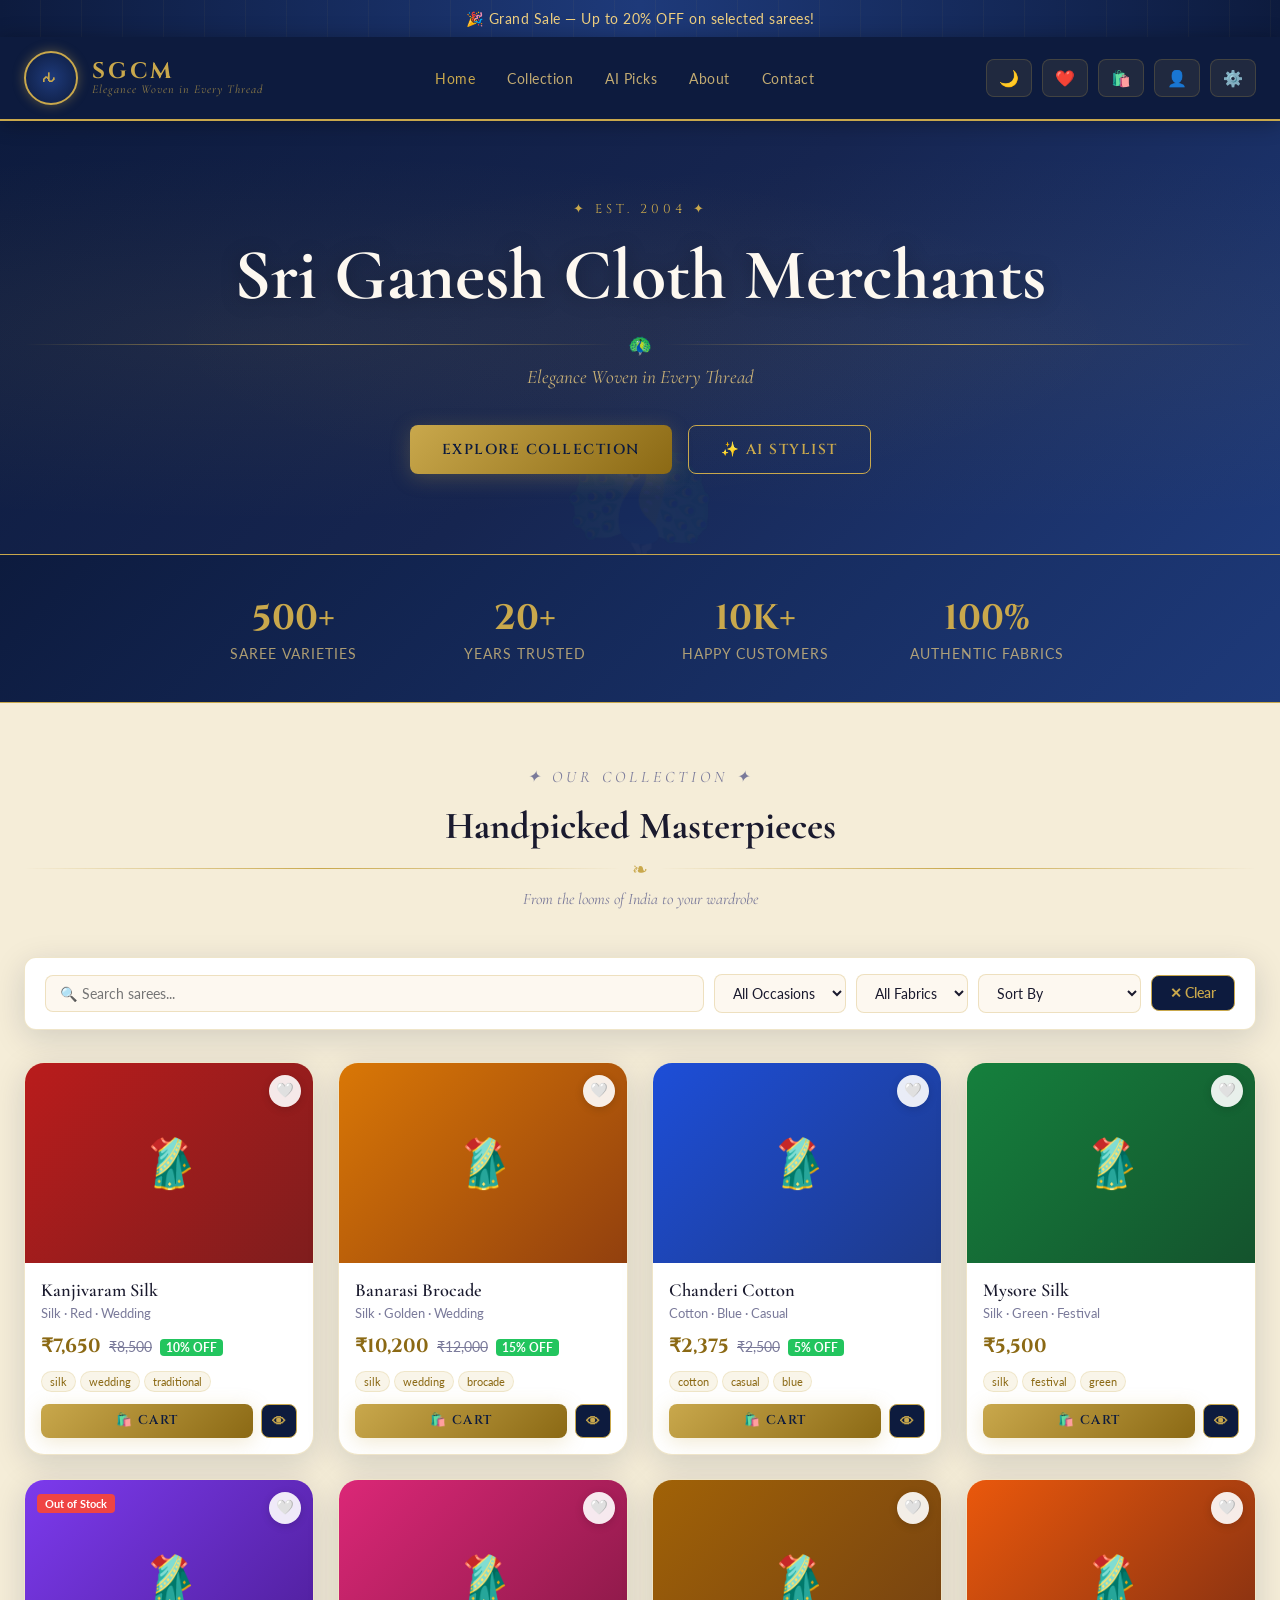
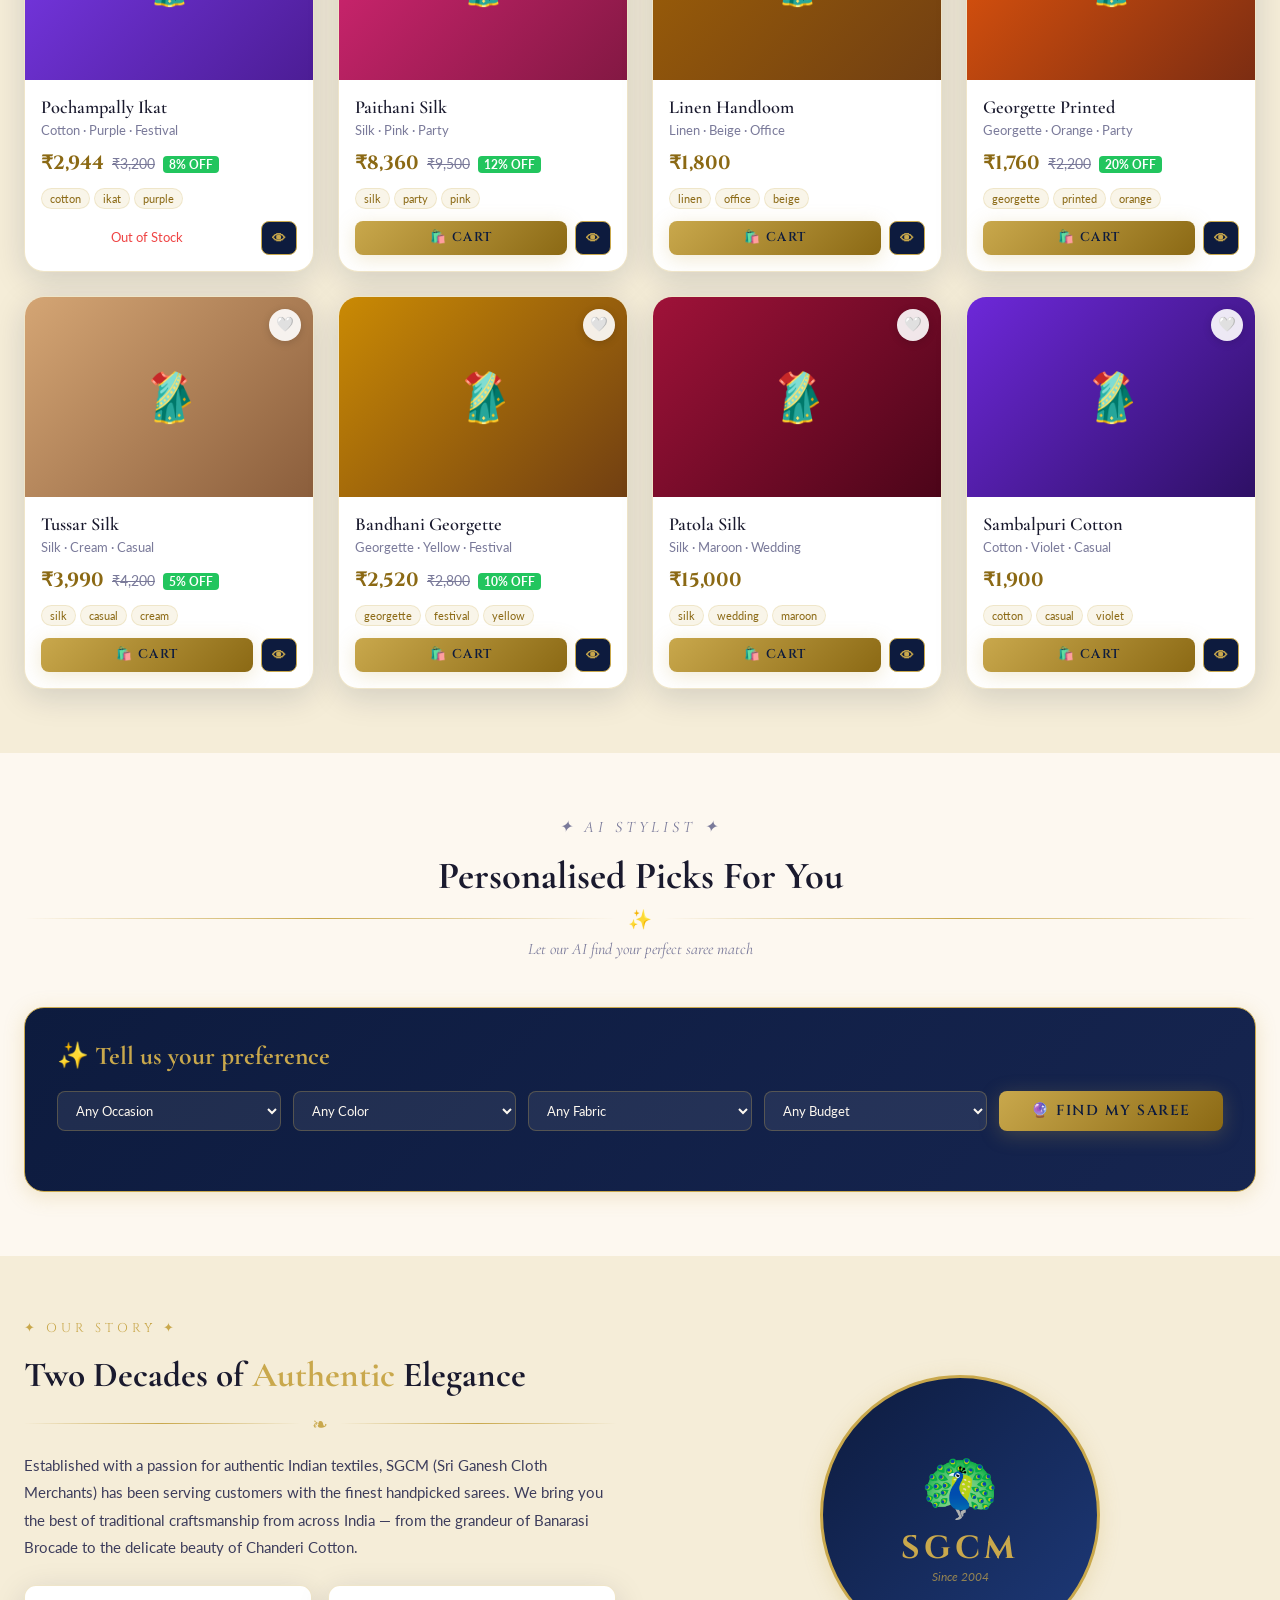
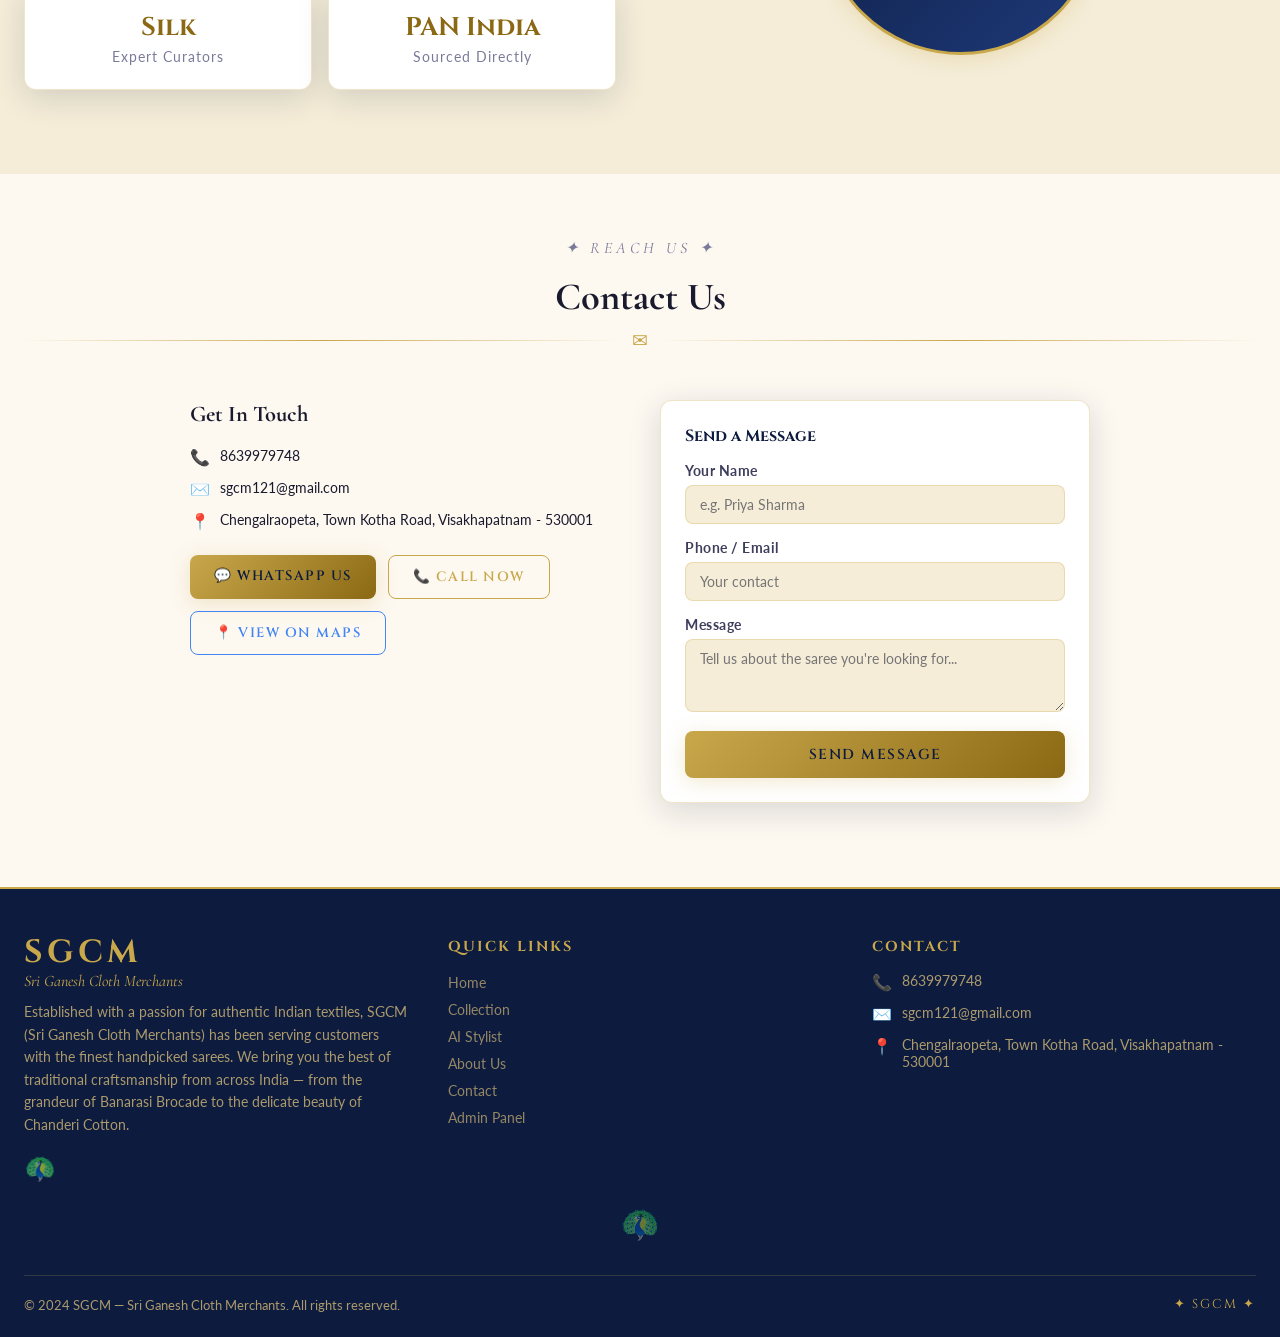
<file: index.html>
<!DOCTYPE html>
<html lang="en" data-theme="light">
<head>
  <meta charset="UTF-8" />
  <meta name="viewport" content="width=device-width, initial-scale=1.0" />
  <title>SGCM — Sri Ganesh Cloth Merchants | Premium Sarees</title>
  <meta name="description" content="SGCM — Sri Ganesh Cloth Merchants. Discover premium Indian sarees — Kanjivaram, Banarasi, Paithani and more. Elegance woven in every thread." />
  <link rel="stylesheet" href="styles.css" />
</head>
<body>

<!-- BANNER -->
<div id="banner">
  <span id="banner-text">🎉 Grand Sale — Up to 20% OFF on selected sarees!</span>
</div>

<!-- HEADER -->
<header>
  <div class="nav-inner">
    <a class="logo-wrap" href="index.html" id="logo-link">
      <div class="logo-emblem" id="logo-emblem">
        <span class="logo-emblem-text">𑀲</span>
      </div>
      <div class="logo-text-wrap">
        <span class="logo-name" id="nav-shop-name">SGCM</span>
        <span class="logo-tagline" id="nav-tagline">Elegance Woven in Every Thread</span>
      </div>
    </a>
    <nav>
      <a href="index.html" class="active" id="nav-home">Home</a>
      <a href="#collection" id="nav-collection">Collection</a>
      <a href="#ai-section" id="nav-ai">AI Picks</a>
      <a href="#about" id="nav-about">About</a>
      <a href="#contact" id="nav-contact-link">Contact</a>
    </nav>
    <div class="nav-actions">
      <button class="icon-btn" id="theme-toggle" title="Toggle Theme">🌙</button>
      <button class="icon-btn" id="fav-btn" title="Favourites">❤️ <span class="badge hidden" id="fav-badge">0</span></button>
      <button class="icon-btn" id="cart-btn" title="Cart">🛍️ <span class="badge hidden" id="cart-badge">0</span></button>
      <button class="icon-btn" id="user-btn" title="Account">👤</button>
      <a href="admin.html" class="icon-btn" id="admin-link" style="text-decoration:none">⚙️</a>
    </div>
  </div>
</header>

<!-- HERO -->
<section class="hero" id="hero">
  <div class="peacock-bg">🦚</div>
  <div style="position:relative;z-index:1">
    <p class="hero-eyebrow">✦ Est. 2004 ✦</p>
    <h1 id="hero-title">Sri Ganesh <span>Cloth Merchants</span></h1>
    <div class="ornament"><span>🦚</span></div>
    <p class="hero-sub" id="hero-tagline">Elegance Woven in Every Thread</p>
    <div class="hero-cta">
      <button class="btn-gold" onclick="document.getElementById('collection').scrollIntoView({behavior:'smooth'})">Explore Collection</button>
      <button class="btn-outline" onclick="document.getElementById('ai-section').scrollIntoView({behavior:'smooth'})">✨ AI Stylist</button>
    </div>
  </div>
</section>

<!-- STATS STRIP -->
<div class="stats-strip">
  <div class="stats-grid">
    <div class="stat-item"><span class="stat-number">500+</span><div class="stat-label">SAREE VARIETIES</div></div>
    <div class="stat-item"><span class="stat-number">20+</span><div class="stat-label">YEARS TRUSTED</div></div>
    <div class="stat-item"><span class="stat-number">10K+</span><div class="stat-label">HAPPY CUSTOMERS</div></div>
    <div class="stat-item"><span class="stat-number">100%</span><div class="stat-label">AUTHENTIC FABRICS</div></div>
  </div>
</div>

<!-- COLLECTION -->
<section id="collection" style="background:var(--cream2)">
  <div class="section-inner">
    <div class="section-heading fade-up">
      <p class="hero-eyebrow">✦ OUR COLLECTION ✦</p>
      <h2>Handpicked Masterpieces</h2>
      <div class="ornament"><span>❧</span></div>
      <p>From the looms of India to your wardrobe</p>
    </div>

    <!-- Filters -->
    <div class="filter-bar">
      <input type="text" id="search-input" placeholder="🔍 Search sarees..." />
      <select id="filter-occasion">
        <option value="">All Occasions</option>
        <option>Wedding</option><option>Festival</option>
        <option>Party</option><option>Casual</option><option>Office</option>
      </select>
      <select id="filter-fabric">
        <option value="">All Fabrics</option>
        <option>Silk</option><option>Cotton</option>
        <option>Georgette</option><option>Linen</option>
      </select>
      <select id="filter-sort">
        <option value="">Sort By</option>
        <option value="price-asc">Price: Low to High</option>
        <option value="price-desc">Price: High to Low</option>
        <option value="discount">Best Discount</option>
      </select>
      <button class="btn-sm" onclick="clearFilters()">✕ Clear</button>
    </div>

    <div class="product-grid" id="product-grid">
      <!-- Cards injected by JS -->
    </div>

    <div id="no-results" class="hidden" style="text-align:center;padding:40px;color:var(--text-light);font-family:'Cormorant Garamond',serif;font-size:1.2rem;">
      🦚 No sarees match your search. Try different filters.
    </div>
  </div>
</section>

<!-- AI STYLIST -->
<section id="ai-section">
  <div class="section-inner">
    <div class="section-heading fade-up">
      <p class="hero-eyebrow">✦ AI STYLIST ✦</p>
      <h2>Personalised Picks For You</h2>
      <div class="ornament"><span>✨</span></div>
      <p>Let our AI find your perfect saree match</p>
    </div>
    <div class="ai-panel">
      <h3>✨ Tell us your preference</h3>
      <div class="ai-form" id="ai-form">
        <select id="ai-occasion">
          <option value="">Any Occasion</option>
          <option>Wedding</option><option>Festival</option>
          <option>Party</option><option>Casual</option><option>Office</option>
        </select>
        <select id="ai-color">
          <option value="">Any Color</option>
          <option>Red</option><option>Golden</option><option>Blue</option>
          <option>Green</option><option>Pink</option><option>Purple</option>
          <option>Orange</option><option>Cream</option><option>Yellow</option><option>Maroon</option>
        </select>
        <select id="ai-fabric">
          <option value="">Any Fabric</option>
          <option>Silk</option><option>Cotton</option><option>Georgette</option><option>Linen</option>
        </select>
        <select id="ai-budget">
          <option value="">Any Budget</option>
          <option value="0-2000">Under ₹2,000</option>
          <option value="2000-5000">₹2,000 – ₹5,000</option>
          <option value="5000-10000">₹5,000 – ₹10,000</option>
          <option value="10000-99999">Above ₹10,000</option>
        </select>
        <button class="btn-gold" onclick="runAI()" style="padding:10px 24px">🔮 Find My Saree</button>
      </div>
      <div id="ai-results" class="product-grid" style="margin-top:28px;"></div>
    </div>
  </div>
</section>

<!-- ABOUT -->
<section id="about" style="background:var(--cream2)">
  <div class="section-inner" style="display:grid;grid-template-columns:1fr 1fr;gap:48px;align-items:center">
    <div class="fade-up">
      <p class="hero-eyebrow">✦ OUR STORY ✦</p>
      <h2 style="font-family:'Cormorant Garamond',serif;font-size:2.2rem;color:var(--text-dark);margin-bottom:16px;">
        Two Decades of <span class="text-gold">Authentic</span> Elegance
      </h2>
      <div class="ornament"><span>❧</span></div>
      <p style="color:var(--text-mid);line-height:1.8;margin:16px 0;font-size:0.95rem;" id="about-text">
        Established with a passion for authentic Indian textiles, SGCM has been serving customers with the finest handpicked sarees. We bring you the best of traditional craftsmanship from across India.
      </p>
      <div style="display:grid;grid-template-columns:1fr 1fr;gap:16px;margin-top:24px">
        <div class="admin-card" style="text-align:center">
          <div class="stat-number" style="font-size:1.6rem;color:var(--gold-dark)">Silk</div>
          <div class="stat-label" style="color:var(--text-light)">Expert Curators</div>
        </div>
        <div class="admin-card" style="text-align:center">
          <div class="stat-number" style="font-size:1.6rem;color:var(--gold-dark)">PAN India</div>
          <div class="stat-label" style="color:var(--text-light)">Sourced Directly</div>
        </div>
      </div>
    </div>
    <div class="fade-up" style="text-align:center">
      <div style="width:280px;height:280px;margin:0 auto;border-radius:50%;border:3px solid var(--gold);display:flex;align-items:center;justify-content:center;background:linear-gradient(135deg,var(--navy),var(--navy-light));box-shadow:var(--shadow-gold)">
        <div style="text-align:center">
          <div style="font-size:4rem">🦚</div>
          <div class="logo-name" style="font-size:2rem;letter-spacing:4px;margin-top:8px">SGCM</div>
          <div style="font-size:0.75rem;color:rgba(201,168,76,0.7);font-style:italic;margin-top:4px">Since 2004</div>
        </div>
      </div>
    </div>
  </div>
</section>

<!-- CONTACT -->
<section id="contact">
  <div class="section-inner">
    <div class="section-heading">
      <p class="hero-eyebrow">✦ REACH US ✦</p>
      <h2>Contact Us</h2>
      <div class="ornament"><span>✉</span></div>
    </div>
    <div style="display:grid;grid-template-columns:1fr 1fr;gap:40px;max-width:900px;margin:0 auto">
      <div>
        <h3 style="font-family:'Cormorant Garamond',serif;font-size:1.4rem;color:var(--text-dark);margin-bottom:20px">Get In Touch</h3>
        <div class="footer-contact-item"><span>📞</span><span id="contact-phone">8639979748</span></div>
        <div class="footer-contact-item"><span>✉️</span><span id="contact-email">sgcm121@gmail.com</span></div>
        <div class="footer-contact-item"><span>📍</span><span id="contact-address">Main Market, Your City - 500001</span></div>
        <div style="margin-top:24px;display:flex;gap:12px;flex-wrap:wrap">
          <a id="whatsapp-link" href="https://wa.me/918639979748" target="_blank" class="btn-gold" style="text-decoration:none;padding:12px 24px;font-size:0.85rem">💬 WhatsApp Us</a>
          <a id="call-link" href="tel:8639979748" class="btn-outline" style="text-decoration:none;padding:12px 24px;font-size:0.85rem">📞 Call Now</a>
          <a id="maps-link" href="#" target="_blank" class="btn-outline" style="text-decoration:none;padding:12px 24px;font-size:0.85rem;border-color:#4285F4;color:#4285F4">📍 View on Maps</a>
        </div>
      </div>
      <div class="admin-card">
        <h4 style="font-family:'Cinzel',serif;color:var(--navy);margin-bottom:16px">Send a Message</h4>
        <div class="form-group"><label>Your Name</label><input type="text" placeholder="e.g. Priya Sharma" /></div>
        <div class="form-group"><label>Phone / Email</label><input type="text" placeholder="Your contact" /></div>
        <div class="form-group"><label>Message</label><textarea rows="3" placeholder="Tell us about the saree you're looking for..."></textarea></div>
        <button class="btn-gold" style="width:100%" onclick="showToast('✅ Message noted! We will contact you soon.')">Send Message</button>
      </div>
    </div>
  </div>
</section>

<!-- FOOTER -->
<footer>
  <div class="footer-inner">
    <div class="footer-brand">
      <div class="logo-name" style="font-size:2rem;letter-spacing:4px">SGCM</div>
      <div style="font-family:'Cormorant Garamond',serif;font-style:italic;color:var(--gold);margin-top:2px">Sri Ganesh Cloth Merchants</div>
      <p id="footer-about">Bringing the finest handpicked sarees from across India. Tradition, elegance and authenticity — since 2004.</p>
      <div style="margin-top:16px;font-size:1.6rem">🦚</div>
    </div>
    <div class="footer-col">
      <h4>QUICK LINKS</h4>
      <ul>
        <li><a href="index.html">Home</a></li>
        <li><a href="#collection">Collection</a></li>
        <li><a href="#ai-section">AI Stylist</a></li>
        <li><a href="#about">About Us</a></li>
        <li><a href="#contact">Contact</a></li>
        <li><a href="admin.html">Admin Panel</a></li>
      </ul>
    </div>
    <div class="footer-col">
      <h4>CONTACT</h4>
      <div class="footer-contact-item"><span>📞</span><span id="footer-phone">8639979748</span></div>
      <div class="footer-contact-item"><span>✉️</span><span id="footer-email">sgcm121@gmail.com</span></div>
      <div class="footer-contact-item"><span>📍</span><span id="footer-addr">Main Market, Your City</span></div>
    </div>
  </div>
  <div class="peacock-footer">🦚</div>
  <div class="footer-bottom">
    <span>© 2024 SGCM — Sri Ganesh Cloth Merchants. All rights reserved.</span>
    <span style="color:var(--gold);font-family:'Cinzel',serif;letter-spacing:2px">✦ SGCM ✦</span>
  </div>
</footer>

<!-- CART MODAL -->
<div class="modal-overlay" id="cart-modal">
  <div class="modal" style="max-width:560px">
    <button class="modal-close" onclick="closeModal('cart-modal')">✕</button>
    <h3>🛍️ Your Cart</h3>
    <div id="cart-items"></div>
    <div class="cart-total" id="cart-total"></div>
    <div style="display:flex;gap:12px;margin-top:12px">
      <button class="btn-sm" style="flex:1" onclick="clearCartUI()">🗑️ Clear</button>
      <button class="btn-gold" style="flex:2" onclick="showToast('✅ Order placed! We will contact you shortly.')">Place Order via WhatsApp</button>
    </div>
  </div>
</div>

<!-- FAVOURITES MODAL -->
<div class="modal-overlay" id="fav-modal">
  <div class="modal" style="max-width:560px">
    <button class="modal-close" onclick="closeModal('fav-modal')">✕</button>
    <h3>❤️ Favourites</h3>
    <div id="fav-items" class="product-grid" style="margin-top:16px;grid-template-columns:1fr 1fr;"></div>
  </div>
</div>

<!-- PRODUCT DETAIL MODAL -->
<div class="modal-overlay" id="detail-modal">
  <div class="modal" style="max-width:580px">
    <button class="modal-close" onclick="closeModal('detail-modal')">✕</button>
    <div id="detail-content"></div>
  </div>
</div>

<!-- AUTH MODAL -->
<div class="modal-overlay" id="auth-modal">
  <div class="modal" style="max-width:400px">
    <button class="modal-close" onclick="closeModal('auth-modal')">✕</button>
    <div class="admin-tabs" style="margin-bottom:20px">
      <button class="admin-tab active" id="tab-btn-login" onclick="switchAuthTab('login')">Login</button>
      <button class="admin-tab" id="tab-btn-signup" onclick="switchAuthTab('signup')">Sign Up</button>
    </div>
    
    <div id="auth-login-form">
      <h3 style="text-align:center">Welcome Back</h3>
      <div class="form-group"><label>Phone Number</label><input type="text" id="login-phone" placeholder="9876543210"/></div>
      <div class="form-group"><label>Password</label><input type="password" id="login-pw" placeholder="••••••••"/></div>
      <button class="btn-gold" style="width:100%" onclick="handleLogin()">Sign In</button>
    </div>

    <div id="auth-signup-form" class="hidden">
      <h3 style="text-align:center">Create Account</h3>
      <div class="form-group"><label>Full Name</label><input type="text" id="signup-name" placeholder="Priya Sharma"/></div>
      <div class="form-group"><label>Phone Number</label><input type="text" id="signup-phone" placeholder="9876543210"/></div>
      <div class="form-group"><label>Set Password</label><input type="password" id="signup-pw" placeholder="••••••••"/></div>
      <button class="btn-gold" style="width:100%" onclick="handleSignUp()">Create Account</button>
      <p style="font-size:0.75rem;color:var(--text-light);text-align:center;margin-top:12px">A confirmation message will be sent to your phone.</p>
    </div>
  </div>
</div>

<!-- PROFILE / ORDERS MODAL -->
<div class="modal-overlay" id="profile-modal">
  <div class="modal" style="max-width:600px">
    <button class="modal-close" onclick="closeModal('profile-modal')">✕</button>
    <div style="display:flex;justify-content:space-between;align-items:center;margin-bottom:24px;border-bottom:1px solid var(--border);padding-bottom:12px">
      <h3 style="margin:0">👤 My Account</h3>
      <button class="btn-sm" style="background:#ef4444;color:white;border:none" onclick="handleLogout()">Logout</button>
    </div>
    <div id="user-info" style="margin-bottom:24px">
      <div style="font-size:1.1rem;font-weight:700;color:var(--navy)" id="user-display-name"></div>
      <div style="font-size:0.9rem;color:var(--text-light)" id="user-display-phone"></div>
    </div>
    <h4 style="font-family:'Cinzel',serif;color:var(--gold-dark);margin-bottom:16px">✦ ORDER HISTORY ✦</h4>
    <div id="order-history" style="max-height:300px;overflow-y:auto"></div>
  </div>
</div>

<!-- SMS NOTIFICATION MOCK -->
<div id="sms-mock" class="sms-notification hidden">
  <div class="sms-header">
    <div style="display:flex;align-items:center;gap:8px">
      <div style="width:24px;height:24px;background:var(--gold);border-radius:4px;display:flex;align-items:center;justify-content:center;color:var(--navy);font-weight:700">𑀲</div>
      <span>SGCM Message</span>
    </div>
    <span style="font-size:0.7rem;opacity:0.7">now</span>
  </div>
  <div class="sms-body" id="sms-msg"></div>
</div>

<!-- TOAST CONTAINER -->
<div id="toast-container"></div>

<script src="data.js"></script>
<script src="ai.js"></script>
<script src="app.js"></script>
</body>
</html>
</file>
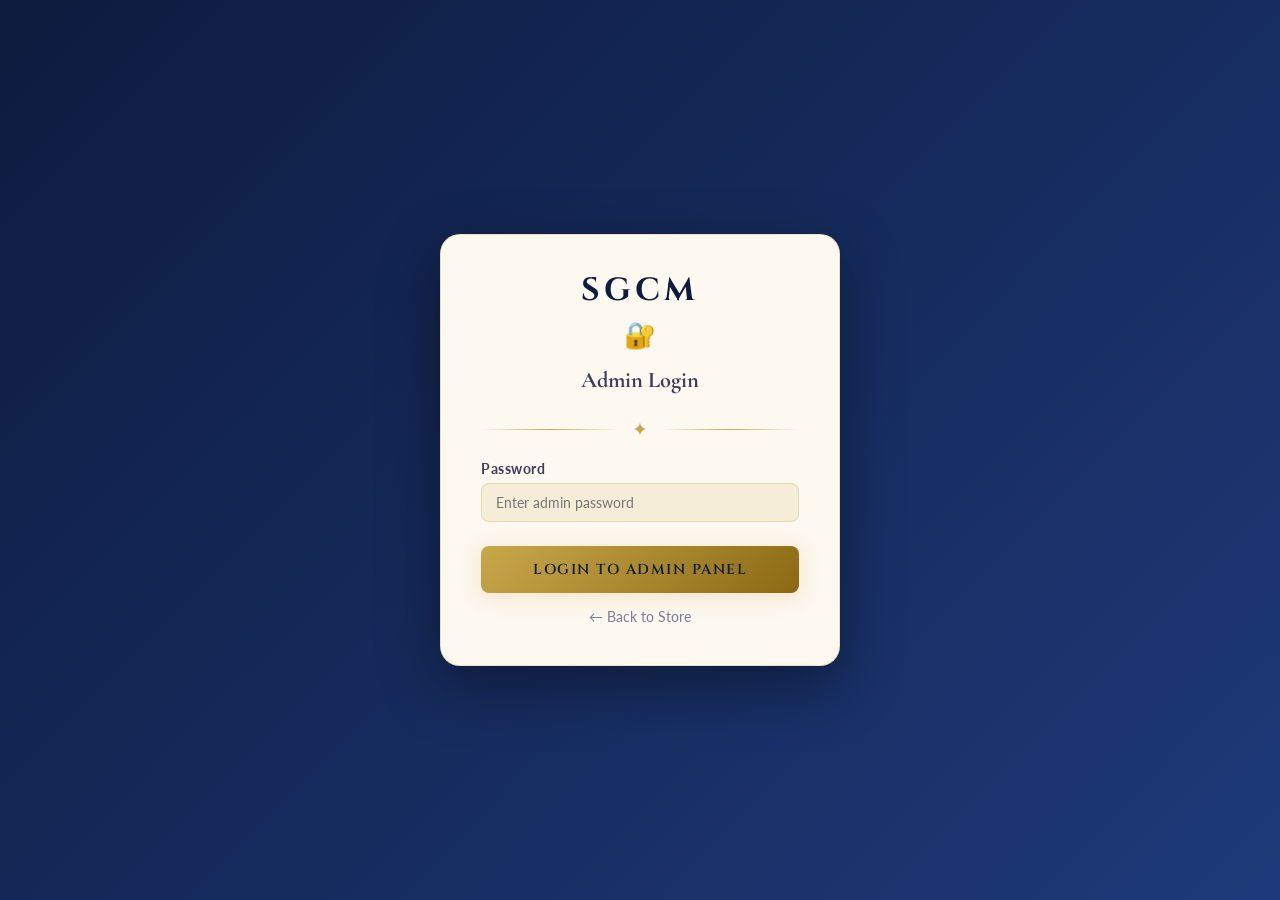
<file: admin.html>
<!DOCTYPE html>
<html lang="en" data-theme="light">
<head>
  <meta charset="UTF-8"/>
  <meta name="viewport" content="width=device-width,initial-scale=1.0"/>
  <title>Admin Panel — SGCM</title>
  <meta name="description" content="SGCM Admin Panel — Manage inventory, settings and pricing."/>
  <link rel="stylesheet" href="styles.css"/>
  <style>
    .admin-page { min-height:100vh; background:var(--cream); }
    .login-screen {
      min-height:100vh; display:flex; align-items:center; justify-content:center;
      background:linear-gradient(135deg,var(--navy) 0%,var(--navy-light) 100%);
    }
    .login-box {
      background:var(--cream); border:1px solid var(--border);
      border-radius:var(--radius-lg); padding:40px; width:100%; max-width:400px;
      box-shadow:0 20px 60px rgba(0,0,0,0.4); text-align:center;
    }
    .login-box .logo-name { font-size:2rem; letter-spacing:4px; color:var(--navy); }
    .login-box h3 { font-family:'Cormorant Garamond',serif; font-size:1.4rem; margin:16px 0 24px; color:var(--text-mid); }
    .dash-header {
      background:var(--navy); padding:16px 32px;
      display:flex; align-items:center; justify-content:space-between;
      border-bottom:2px solid var(--gold);
    }
    .dash-header .logo-name { color:var(--gold); font-size:1.4rem; letter-spacing:3px; }
    .dash-stat-grid { display:grid; grid-template-columns:repeat(auto-fit,minmax(180px,1fr)); gap:20px; margin-bottom:32px; }
    .dash-stat {
      background:var(--white); border:1px solid var(--border); border-radius:var(--radius);
      padding:22px 20px; box-shadow:var(--shadow); text-align:center;
    }
    .dash-stat-num { font-family:'Cinzel',serif; font-size:2rem; font-weight:700; color:var(--gold-dark); }
    .dash-stat-label { font-size:0.82rem; color:var(--text-light); margin-top:4px; letter-spacing:1px; }
    .dash-stat-icon { font-size:1.6rem; margin-bottom:8px; }
  </style>
</head>
<body class="admin-page">

<!-- LOGIN -->
<div id="login-screen" class="login-screen">
  <div class="login-box">
    <div class="logo-name">SGCM</div>
    <div style="font-size:1.6rem;margin:12px 0">🔐</div>
    <h3>Admin Login</h3>
    <div class="ornament"><span>✦</span></div>
    <div class="form-group" style="margin-top:20px;text-align:left">
      <label>Password</label>
      <input type="password" id="admin-pw" placeholder="Enter admin password" onkeydown="if(event.key==='Enter')doLogin()"/>
    </div>
    <button class="btn-gold" style="width:100%;margin-top:8px" onclick="doLogin()">Login to Admin Panel</button>
    <div id="login-error" style="color:#ef4444;font-size:0.85rem;margin-top:12px;display:none">❌ Incorrect password</div>
    <a href="index.html" style="display:block;margin-top:16px;color:var(--text-light);font-size:0.85rem;text-decoration:none">← Back to Store</a>
  </div>
</div>

<!-- DASHBOARD -->
<div id="dashboard" style="display:none">
  <div class="dash-header">
    <div class="logo-name">⚙️ SGCM Admin</div>
    <div style="display:flex;gap:10px;align-items:center">
      <a href="index.html" class="icon-btn" style="text-decoration:none;font-size:0.85rem">🏠 Store</a>
      <button class="icon-btn" id="theme-toggle-admin">🌙</button>
      <button class="icon-btn" onclick="logout()" style="color:#ef4444;border-color:rgba(239,68,68,0.3)">🚪 Logout</button>
    </div>
  </div>

  <div class="admin-wrap">
    <!-- STATS -->
    <div class="dash-stat-grid" id="dash-stats"></div>

    <!-- TABS -->
    <div class="admin-tabs">
      <button class="admin-tab active" onclick="switchTab('inventory')">📦 Inventory</button>
      <button class="admin-tab" onclick="switchTab('customers')">👥 Customers</button>
      <button class="admin-tab" onclick="switchTab('add')">➕ Add Saree</button>
      <button class="admin-tab" onclick="switchTab('settings')">⚙️ Settings</button>
    </div>

    <!-- INVENTORY TAB -->
    <div id="tab-inventory">
      <div class="admin-card">
        <div style="display:flex;align-items:center;justify-content:space-between;margin-bottom:16px;flex-wrap:wrap;gap:10px">
          <h3 style="font-family:'Cormorant Garamond',serif;font-size:1.4rem;color:var(--navy)">📦 Saree Inventory</h3>
          <input type="text" id="inv-search" placeholder="🔍 Search..." style="padding:8px 14px;border:1px solid var(--border);border-radius:8px;background:var(--cream);color:var(--text-dark);font-family:'Lato',sans-serif;outline:none"/>
        </div>
        <div style="overflow-x:auto">
          <table class="admin-table" id="inv-table">
            <thead>
              <tr>
                <th>#</th><th>Name</th><th>Fabric</th><th>Color</th>
                <th>Occasion</th><th>Price (₹)</th><th>Discount</th>
                <th>Stock</th><th>Actions</th>
              </tr>
            </thead>
            <tbody id="inv-tbody"></tbody>
          </table>
        </div>
      </div>
    </div>

    <!-- CUSTOMERS TAB -->
    <div id="tab-customers" style="display:none">
      <div class="admin-card">
        <h3 style="font-family:'Cormorant Garamond',serif;font-size:1.4rem;color:var(--navy);margin-bottom:16px">👥 Registered Customers</h3>
        <div style="overflow-x:auto">
          <table class="admin-table">
            <thead>
              <tr>
                <th>#</th><th>Name</th><th>Phone Number</th><th>Total Orders</th>
              </tr>
            </thead>
            <tbody id="cust-tbody"></tbody>
          </table>
        </div>
      </div>
    </div>
    <div id="tab-add" style="display:none">
      <div class="admin-card" style="max-width:700px">
        <h3 style="font-family:'Cormorant Garamond',serif;font-size:1.4rem;color:var(--navy);margin-bottom:20px">➕ Add New Saree</h3>
        <div class="form-row">
          <div class="form-group"><label>Saree Name *</label><input type="text" id="f-name" placeholder="e.g. Kanjivaram Silk"/></div>
          <div class="form-group"><label>Fabric *</label>
            <select id="f-fabric">
              <option>Silk</option><option>Cotton</option><option>Georgette</option><option>Linen</option><option>Net</option><option>Crepe</option>
            </select>
          </div>
        </div>
        <div class="form-row">
          <div class="form-group"><label>Color *</label><input type="text" id="f-color" placeholder="e.g. Red"/></div>
          <div class="form-group"><label>Occasion *</label>
            <select id="f-occasion">
              <option>Wedding</option><option>Festival</option><option>Party</option><option>Casual</option><option>Office</option>
            </select>
          </div>
        </div>
        <div class="form-row">
          <div class="form-group"><label>Price (₹) *</label><input type="number" id="f-price" placeholder="e.g. 5000" min="1"/></div>
          <div class="form-group"><label>Discount (%)</label><input type="number" id="f-discount" placeholder="0" min="0" max="90" value="0"/></div>
        </div>
        <div class="form-row">
          <div class="form-group"><label>Stock *</label><input type="number" id="f-stock" placeholder="e.g. 5" min="0"/></div>
          <div class="form-group"><label>Image URL (optional)</label><input type="text" id="f-image" placeholder="https://..."/></div>
        </div>
        <div class="form-group"><label>Tags (comma separated)</label><input type="text" id="f-tags" placeholder="silk, wedding, traditional"/></div>
        <div style="display:flex;gap:12px;margin-top:8px">
          <button class="btn-gold" style="flex:1;padding:13px" onclick="addSareeAdmin()">✅ Add Saree</button>
          <button class="btn-sm" style="flex:1;padding:13px" onclick="clearAddForm()">🗑️ Clear</button>
        </div>
      </div>
    </div>

    <!-- SETTINGS TAB -->
    <div id="tab-settings" style="display:none">
      <div class="admin-card" style="max-width:700px">
        <h3 style="font-family:'Cormorant Garamond',serif;font-size:1.4rem;color:var(--navy);margin-bottom:20px">⚙️ Store Settings</h3>
        <div class="form-row">
          <div class="form-group"><label>Shop Name</label><input type="text" id="s-shopName"/></div>
          <div class="form-group"><label>Full Name</label><input type="text" id="s-fullName"/></div>
        </div>
        <div class="form-group"><label>Tagline</label><input type="text" id="s-tagline"/></div>
        <div class="form-row">
          <div class="form-group"><label>Phone</label><input type="text" id="s-phone"/></div>
          <div class="form-group"><label>WhatsApp (with country code)</label><input type="text" id="s-whatsapp"/></div>
        </div>
        <div class="form-group"><label>Email</label><input type="text" id="s-email"/></div>
        <div class="form-group"><label>Address</label><input type="text" id="s-address"/></div>
        <div class="form-group"><label>Banner Text</label><input type="text" id="s-bannerText"/></div>
        <div class="form-group"><label>About Text</label><textarea rows="3" id="s-aboutText"></textarea></div>
        <div class="form-row">
          <div class="form-group"><label>Founded Year</label><input type="text" id="s-founded"/></div>
          <div class="form-group"><label>New Admin Password</label><input type="password" id="s-adminPassword" placeholder="Leave blank to keep current"/></div>
        </div>
        <button class="btn-gold" style="width:100%;padding:13px;margin-top:8px" onclick="saveSettingsAdmin()">💾 Save Settings</button>
      </div>
    </div>
  </div>
</div>

<!-- EDIT MODAL -->
<div class="modal-overlay" id="edit-modal">
  <div class="modal">
    <button class="modal-close" onclick="closeModal('edit-modal')">✕</button>
    <h3>✏️ Edit Saree</h3>
    <input type="hidden" id="edit-id"/>
    <div class="form-row">
      <div class="form-group"><label>Name</label><input type="text" id="e-name"/></div>
      <div class="form-group"><label>Fabric</label>
        <select id="e-fabric"><option>Silk</option><option>Cotton</option><option>Georgette</option><option>Linen</option><option>Net</option><option>Crepe</option></select>
      </div>
    </div>
    <div class="form-row">
      <div class="form-group"><label>Color</label><input type="text" id="e-color"/></div>
      <div class="form-group"><label>Occasion</label>
        <select id="e-occasion"><option>Wedding</option><option>Festival</option><option>Party</option><option>Casual</option><option>Office</option></select>
      </div>
    </div>
    <div class="form-row">
      <div class="form-group"><label>Price (₹)</label><input type="number" id="e-price" min="1"/></div>
      <div class="form-group"><label>Discount (%)</label><input type="number" id="e-discount" min="0" max="90"/></div>
    </div>
    <div class="form-row">
      <div class="form-group"><label>Stock</label><input type="number" id="e-stock" min="0"/></div>
      <div class="form-group"><label>Image URL</label><input type="text" id="e-image"/></div>
    </div>
    <div class="form-group"><label>Tags (comma separated)</label><input type="text" id="e-tags"/></div>
    <button class="btn-gold" style="width:100%;margin-top:8px;padding:12px" onclick="saveEditAdmin()">💾 Save Changes</button>
  </div>
</div>

<div id="toast-container"></div>

<script src="data.js"></script>
<script>
/* ── LOGIN ── */
function doLogin() {
  const pw = document.getElementById('admin-pw').value;
  if (DB.verifyAdmin(pw)) {
    document.getElementById('login-screen').style.display = 'none';
    document.getElementById('dashboard').style.display = 'block';
    DB.init();
    renderDash();
    loadSettingsForm();
  } else {
    document.getElementById('login-error').style.display = 'block';
    document.getElementById('admin-pw').value = '';
  }
}
function logout() {
  document.getElementById('dashboard').style.display = 'none';
  document.getElementById('login-screen').style.display = 'flex';
  document.getElementById('admin-pw').value = '';
  document.getElementById('login-error').style.display = 'none';
}

/* ── THEME ── */
document.getElementById('theme-toggle-admin').addEventListener('click', () => {
  const cur = document.documentElement.getAttribute('data-theme');
  const next = cur === 'dark' ? 'light' : 'dark';
  document.documentElement.setAttribute('data-theme', next);
  DB.saveTheme(next);
  document.getElementById('theme-toggle-admin').textContent = next === 'dark' ? '☀️' : '🌙';
});
document.documentElement.setAttribute('data-theme', DB.getTheme());
document.getElementById('theme-toggle-admin').textContent = DB.getTheme() === 'dark' ? '☀️' : '🌙';

/* ── TABS ── */
function switchTab(tab) {
  ['inventory','customers','add','settings'].forEach(t => {
    const el = document.getElementById(`tab-${t}`);
    if (el) el.style.display = t === tab ? 'block' : 'none';
  });
  document.querySelectorAll('.admin-tab').forEach((btn, i) => {
    btn.classList.toggle('active', ['inventory','customers','add','settings'][i] === tab);
  });
  if (tab === 'inventory') renderInventory();
  if (tab === 'customers') renderCustomers();
  if (tab === 'settings') loadSettingsForm();
}

/* ── DASHBOARD STATS ── */
function renderDash() {
  const sarees = DB.getSarees();
  const users = DB.getUsers();
  const totalVal = sarees.reduce((a,s) => a + s.price * s.stock, 0);
  const oos = sarees.filter(s => s.stock === 0).length;
  const s = DB.getSettings();
  document.getElementById('dash-stats').innerHTML = `
    <div class="dash-stat"><div class="dash-stat-icon">🥻</div><div class="dash-stat-num">${sarees.length}</div><div class="dash-stat-label">TOTAL SAREES</div></div>
    <div class="dash-stat"><div class="dash-stat-icon">👥</div><div class="dash-stat-num">${users.length}</div><div class="dash-stat-label">CUSTOMERS</div></div>
    <div class="dash-stat"><div class="dash-stat-icon">⚠️</div><div class="dash-stat-num">${oos}</div><div class="dash-stat-label">OUT OF STOCK</div></div>
    <div class="dash-stat"><div class="dash-stat-icon">💰</div><div class="dash-stat-num">₹${(totalVal/1000).toFixed(0)}K</div><div class="dash-stat-label">INVENTORY VALUE</div></div>
  `;
  renderInventory();
}

function renderCustomers() {
  const users = DB.getUsers();
  const orders = DB.getOrders();
  const tbody = document.getElementById('cust-tbody');
  if (!tbody) return;
  tbody.innerHTML = users.map((u, i) => {
    const userOrders = orders.filter(o => o.phone === u.phone).length;
    return `<tr>
      <td>${i+1}</td>
      <td><strong>${u.name}</strong></td>
      <td>${u.phone}</td>
      <td>${userOrders} orders</td>
    </tr>`;
  }).join('');
}

/* ── INVENTORY TABLE ── */
function renderInventory() {
  let sarees = DB.getSarees();
  const q = (document.getElementById('inv-search')?.value || '').toLowerCase();
  if (q) sarees = sarees.filter(s => s.name.toLowerCase().includes(q) || s.fabric.toLowerCase().includes(q) || s.color.toLowerCase().includes(q));
  const tbody = document.getElementById('inv-tbody');
  if (!tbody) return;
  tbody.innerHTML = sarees.map((s, i) => {
    const dp = Math.round(s.price * (1 - s.discount / 100));
    return `<tr>
      <td>${i+1}</td>
      <td><strong>${s.name}</strong></td>
      <td>${s.fabric}</td>
      <td>${s.color}</td>
      <td>${s.occasion}</td>
      <td>₹${dp.toLocaleString('en-IN')}${s.discount > 0 ? ` <small style="color:var(--text-light);text-decoration:line-through">(₹${s.price.toLocaleString('en-IN')})</small>` : ''}</td>
      <td>${s.discount}%</td>
      <td><input type="number" value="${s.stock}" min="0" style="width:60px;padding:4px 8px;border:1px solid var(--border);border-radius:6px;background:var(--cream);color:var(--text-dark)" onchange="quickStock('${s.id}',this.value)"/></td>
      <td>
        <button class="btn-sm" style="padding:5px 10px;margin-right:4px" onclick="openEdit('${s.id}')">✏️</button>
        <button class="btn-sm" style="padding:5px 10px;background:#ef4444;color:white;border-color:#ef4444" onclick="deleteSareeAdmin('${s.id}')">🗑️</button>
      </td>
    </tr>`;
  }).join('');
}
document.getElementById('inv-search')?.addEventListener('input', renderInventory);

function quickStock(id, val) {
  DB.updateSaree(id, { stock: parseInt(val) || 0 });
  renderDash();
  showToast('✅ Stock updated');
}

/* ── ADD SAREE ── */
function addSareeAdmin() {
  const name = document.getElementById('f-name').value.trim();
  const price = parseInt(document.getElementById('f-price').value);
  const stock = parseInt(document.getElementById('f-stock').value);
  if (!name || !price || isNaN(stock)) return showToast('❌ Fill required fields');
  const tags = document.getElementById('f-tags').value.split(',').map(t => t.trim()).filter(Boolean);
  DB.addSaree({
    name, price, stock,
    fabric: document.getElementById('f-fabric').value,
    color: document.getElementById('f-color').value,
    occasion: document.getElementById('f-occasion').value,
    discount: parseInt(document.getElementById('f-discount').value) || 0,
    image: document.getElementById('f-image').value.trim(),
    tags
  });
  clearAddForm();
  renderDash();
  showToast(`✅ "${name}" added successfully!`);
  switchTab('inventory');
}
function clearAddForm() {
  ['f-name','f-color','f-price','f-stock','f-image','f-tags'].forEach(id => {
    const el = document.getElementById(id);
    if (el) el.value = '';
  });
  document.getElementById('f-discount').value = '0';
}

/* ── EDIT ── */
function openEdit(id) {
  const s = DB.getSarees().find(x => x.id === id);
  if (!s) return;
  document.getElementById('edit-id').value = s.id;
  document.getElementById('e-name').value = s.name;
  document.getElementById('e-fabric').value = s.fabric;
  document.getElementById('e-color').value = s.color;
  document.getElementById('e-occasion').value = s.occasion;
  document.getElementById('e-price').value = s.price;
  document.getElementById('e-discount').value = s.discount;
  document.getElementById('e-stock').value = s.stock;
  document.getElementById('e-image').value = s.image || '';
  document.getElementById('e-tags').value = (s.tags||[]).join(', ');
  openModal('edit-modal');
}
function saveEditAdmin() {
  const id = document.getElementById('edit-id').value;
  const tags = document.getElementById('e-tags').value.split(',').map(t => t.trim()).filter(Boolean);
  DB.updateSaree(id, {
    name: document.getElementById('e-name').value,
    fabric: document.getElementById('e-fabric').value,
    color: document.getElementById('e-color').value,
    occasion: document.getElementById('e-occasion').value,
    price: parseInt(document.getElementById('e-price').value),
    discount: parseInt(document.getElementById('e-discount').value) || 0,
    stock: parseInt(document.getElementById('e-stock').value) || 0,
    image: document.getElementById('e-image').value.trim(),
    tags
  });
  closeModal('edit-modal');
  renderDash();
  showToast('✅ Saree updated!');
}

/* ── DELETE ── */
function deleteSareeAdmin(id) {
  const s = DB.getSarees().find(x => x.id === id);
  if (!s) return;
  if (!confirm(`Delete "${s.name}"? This cannot be undone.`)) return;
  DB.deleteSaree(id);
  renderDash();
  showToast(`🗑️ "${s.name}" deleted`);
}

/* ── SETTINGS ── */
function loadSettingsForm() {
  const s = DB.getSettings();
  ['shopName','fullName','tagline','phone','whatsapp','email','address','bannerText','aboutText','founded'].forEach(k => {
    const el = document.getElementById(`s-${k}`);
    if (el) el.value = s[k] || '';
  });
  document.getElementById('s-adminPassword').value = '';
}
function saveSettingsAdmin() {
  const updates = {};
  ['shopName','fullName','tagline','phone','whatsapp','email','address','bannerText','aboutText','founded'].forEach(k => {
    const el = document.getElementById(`s-${k}`);
    if (el) updates[k] = el.value.trim();
  });
  const pw = document.getElementById('s-adminPassword').value;
  if (pw) updates.adminPassword = pw;
  DB.saveSettings(updates);
  showToast('✅ Settings saved!');
}

/* ── MODAL / TOAST ── */
function openModal(id) { document.getElementById(id)?.classList.add('open'); }
function closeModal(id) { document.getElementById(id)?.classList.remove('open'); }
document.querySelectorAll('.modal-overlay').forEach(m => {
  m.addEventListener('click', e => { if (e.target === m) m.classList.remove('open'); });
});
function showToast(msg) {
  const c = document.getElementById('toast-container');
  const t = document.createElement('div');
  t.className = 'toast'; t.textContent = msg;
  c.appendChild(t);
  setTimeout(() => t.remove(), 3000);
}
</script>
</body>
</html>
</file>
<file: styles.css>
/* SGCM — Sri Ganesh Cloth Merchants | Gold & Navy Heritage Theme */
@import url('https://fonts.googleapis.com/css2?family=Cormorant+Garamond:ital,wght@0,400;0,600;0,700;1,400&family=Cinzel:wght@400;600;700&family=Lato:wght@300;400;700&display=swap');

:root {
  --gold: #C9A84C;
  --gold-light: #F0D080;
  --gold-dark: #8B6914;
  --navy: #0D1B3E;
  --navy-mid: #162550;
  --navy-light: #1E3A7A;
  --cream: #FDF8F0;
  --cream2: #F5EDD8;
  --white: #FFFFFF;
  --text-dark: #1A1A2E;
  --text-mid: #3D3D5C;
  --text-light: #7A7A9A;
  --border: rgba(201,168,76,0.3);
  --shadow: 0 8px 32px rgba(13,27,62,0.15);
  --shadow-gold: 0 4px 20px rgba(201,168,76,0.25);
  --radius: 12px;
  --radius-lg: 20px;
  --transition: all 0.3s cubic-bezier(0.4,0,0.2,1);
}

[data-theme="dark"] {
  --cream: #0D1B3E;
  --cream2: #162550;
  --white: #1E3A7A;
  --text-dark: #F0D080;
  --text-mid: #C9A84C;
  --text-light: #8B9DC3;
  --border: rgba(201,168,76,0.2);
  --shadow: 0 8px 32px rgba(0,0,0,0.4);
}

*, *::before, *::after { box-sizing: border-box; margin: 0; padding: 0; }

html { scroll-behavior: smooth; }

body {
  font-family: 'Lato', sans-serif;
  background: var(--cream);
  color: var(--text-dark);
  transition: var(--transition);
  min-height: 100vh;
}

/* ─── SCROLLBAR ─── */
::-webkit-scrollbar { width: 6px; }
::-webkit-scrollbar-track { background: var(--cream2); }
::-webkit-scrollbar-thumb { background: var(--gold); border-radius: 3px; }

/* ─── ORNAMENTAL DIVIDER ─── */
.ornament {
  display: flex; align-items: center; gap: 12px;
  color: var(--gold); font-size: 1.2rem; margin: 8px 0;
}
.ornament::before, .ornament::after {
  content: ''; flex: 1; height: 1px;
  background: linear-gradient(to right, transparent, var(--gold), transparent);
}

/* ─── BANNER ─── */
#banner {
  background: linear-gradient(90deg, var(--navy), var(--navy-light), var(--navy));
  color: var(--gold-light);
  text-align: center; padding: 10px 16px;
  font-family: 'Lato', sans-serif; font-size: 0.88rem;
  letter-spacing: 0.5px; position: relative; overflow: hidden;
}
#banner::before {
  content: ''; position: absolute; inset: 0;
  background: repeating-linear-gradient(90deg,transparent,transparent 40px,rgba(201,168,76,0.05) 40px,rgba(201,168,76,0.05) 41px);
}

/* ─── HEADER / NAV ─── */
header {
  background: var(--navy);
  border-bottom: 2px solid var(--gold);
  position: sticky; top: 0; z-index: 100;
  box-shadow: 0 2px 20px rgba(0,0,0,0.3);
}

.nav-inner {
  max-width: 1280px; margin: 0 auto;
  display: flex; align-items: center; justify-content: space-between;
  padding: 14px 24px; gap: 16px;
}

.logo-wrap { display: flex; align-items: center; gap: 14px; text-decoration: none; }
.logo-emblem {
  width: 54px; height: 54px; border-radius: 50%;
  border: 2px solid var(--gold);
  display: flex; align-items: center; justify-content: center;
  background: radial-gradient(circle, var(--navy-light), var(--navy));
  box-shadow: 0 0 12px rgba(201,168,76,0.4);
  overflow: hidden;
}
.logo-emblem img { width: 100%; height: 100%; object-fit: cover; }
.logo-emblem-text {
  font-family: 'Cinzel', serif; font-size: 1rem; font-weight: 700;
  color: var(--gold); letter-spacing: 2px;
}
.logo-text-wrap { display: flex; flex-direction: column; }
.logo-name {
  font-family: 'Cinzel', serif; font-size: 1.4rem; font-weight: 700;
  color: var(--gold); letter-spacing: 3px; line-height: 1;
}
.logo-tagline {
  font-family: 'Cormorant Garamond', serif; font-size: 0.75rem;
  color: rgba(201,168,76,0.7); font-style: italic; letter-spacing: 1px;
}

nav { display: flex; align-items: center; gap: 4px; }
nav a {
  color: rgba(240,208,128,0.8); text-decoration: none; font-size: 0.9rem;
  padding: 8px 14px; border-radius: 6px; transition: var(--transition);
  font-family: 'Lato', sans-serif; letter-spacing: 0.5px; position: relative;
}
nav a::after {
  content: ''; position: absolute; bottom: 4px; left: 50%; transform: translateX(-50%);
  width: 0; height: 1px; background: var(--gold); transition: var(--transition);
}
nav a:hover { color: var(--gold); }
nav a:hover::after { width: 60%; }
nav a.active { color: var(--gold); }

.nav-actions { display: flex; align-items: center; gap: 10px; }
.icon-btn {
  background: rgba(201,168,76,0.1); border: 1px solid rgba(201,168,76,0.2);
  color: var(--gold); padding: 8px 12px; border-radius: 8px;
  cursor: pointer; font-size: 1rem; transition: var(--transition);
  display: flex; align-items: center; gap: 6px; position: relative;
  font-family: 'Lato', sans-serif;
}
.icon-btn:hover { background: rgba(201,168,76,0.2); transform: translateY(-1px); }
.badge {
  position: absolute; top: -6px; right: -6px;
  background: var(--gold); color: var(--navy);
  font-size: 0.65rem; font-weight: 700; border-radius: 50%;
  min-width: 18px; height: 18px; display: flex; align-items: center; justify-content: center;
}

/* ─── HERO ─── */
.hero {
  background: linear-gradient(135deg, var(--navy) 0%, var(--navy-mid) 50%, var(--navy-light) 100%);
  padding: 80px 24px; text-align: center; position: relative; overflow: hidden;
}
.hero::before {
  content: ''; position: absolute; inset: 0;
  background-image:
    radial-gradient(ellipse at 20% 50%, rgba(201,168,76,0.08) 0%, transparent 60%),
    radial-gradient(ellipse at 80% 50%, rgba(201,168,76,0.06) 0%, transparent 60%);
}
.peacock-bg {
  position: absolute; bottom: -20px; left: 50%; transform: translateX(-50%);
  font-size: 8rem; opacity: 0.04; pointer-events: none;
}
.hero-eyebrow {
  font-family: 'Cinzel', serif; font-size: 0.8rem; letter-spacing: 4px;
  color: var(--gold); text-transform: uppercase; margin-bottom: 16px;
}
.hero h1 {
  font-family: 'Cormorant Garamond', serif; font-size: clamp(2.5rem, 6vw, 4.5rem);
  color: var(--cream); font-weight: 700; line-height: 1.15;
  text-shadow: 0 2px 20px rgba(0,0,0,0.3); margin-bottom: 16px;
}
.hero h1 span { color: var(--gold); }
.hero-sub {
  font-family: 'Cormorant Garamond', serif; font-size: 1.2rem; font-style: italic;
  color: rgba(240,208,128,0.8); margin-bottom: 36px;
}
.hero-cta { display: flex; justify-content: center; gap: 16px; flex-wrap: wrap; }
.btn-gold {
  background: linear-gradient(135deg, var(--gold), var(--gold-dark));
  color: var(--navy); font-family: 'Cinzel', serif; font-weight: 600;
  padding: 14px 32px; border-radius: 8px; border: none; cursor: pointer;
  font-size: 0.9rem; letter-spacing: 1.5px; text-transform: uppercase;
  transition: var(--transition); box-shadow: var(--shadow-gold);
}
.btn-gold:hover { transform: translateY(-2px); box-shadow: 0 8px 30px rgba(201,168,76,0.4); }
.btn-outline {
  background: transparent; color: var(--gold);
  border: 1.5px solid var(--gold); font-family: 'Cinzel', serif; font-weight: 600;
  padding: 14px 32px; border-radius: 8px; cursor: pointer;
  font-size: 0.9rem; letter-spacing: 1.5px; text-transform: uppercase;
  transition: var(--transition);
}
.btn-outline:hover { background: rgba(201,168,76,0.1); transform: translateY(-2px); }

/* ─── SECTIONS ─── */
section { padding: 64px 24px; }
.section-inner { max-width: 1280px; margin: 0 auto; }
.section-heading {
  text-align: center; margin-bottom: 48px;
}
.section-heading h2 {
  font-family: 'Cormorant Garamond', serif; font-size: 2.4rem; font-weight: 700;
  color: var(--text-dark); margin-bottom: 8px;
}
.section-heading p {
  font-size: 1rem; color: var(--text-light); font-style: italic;
  font-family: 'Cormorant Garamond', serif;
}

/* ─── FILTER BAR ─── */
.filter-bar {
  display: flex; flex-wrap: wrap; gap: 10px; align-items: center;
  background: var(--white); border: 1px solid var(--border);
  padding: 16px 20px; border-radius: var(--radius); margin-bottom: 32px;
  box-shadow: var(--shadow);
}
.filter-bar select, .filter-bar input {
  border: 1px solid var(--border); background: var(--cream);
  color: var(--text-dark); padding: 9px 14px; border-radius: 8px;
  font-family: 'Lato', sans-serif; font-size: 0.88rem; outline: none;
  transition: var(--transition);
}
.filter-bar select:focus, .filter-bar input:focus { border-color: var(--gold); }
.filter-bar input { flex: 1; min-width: 200px; }
.btn-sm {
  padding: 9px 18px; font-size: 0.85rem; font-family: 'Lato', sans-serif;
  background: var(--navy); color: var(--gold); border: 1px solid var(--gold);
  border-radius: 8px; cursor: pointer; transition: var(--transition); font-weight: 600;
}
.btn-sm:hover { background: var(--gold); color: var(--navy); }

/* ─── PRODUCT GRID ─── */
.product-grid {
  display: grid;
  grid-template-columns: repeat(auto-fill, minmax(260px, 1fr));
  gap: 24px;
}
.product-card {
  background: var(--white); border: 1px solid var(--border);
  border-radius: var(--radius-lg); overflow: hidden; transition: var(--transition);
  box-shadow: var(--shadow); position: relative;
}
.product-card:hover { transform: translateY(-6px); box-shadow: 0 16px 40px rgba(13,27,62,0.2); }
.product-card:hover .card-overlay { opacity: 1; }

.card-img {
  width: 100%; height: 200px;
  display: flex; align-items: center; justify-content: center;
  font-size: 3rem; position: relative; overflow: hidden;
}
.card-img img { width: 100%; height: 100%; object-fit: cover; }
.card-overlay {
  position: absolute; inset: 0; background: rgba(13,27,62,0.7);
  display: flex; align-items: center; justify-content: center; gap: 10px;
  opacity: 0; transition: var(--transition);
}
.card-body { padding: 16px; }
.card-name {
  font-family: 'Cormorant Garamond', serif; font-size: 1.15rem; font-weight: 600;
  color: var(--text-dark); margin-bottom: 4px;
}
.card-meta { font-size: 0.8rem; color: var(--text-light); margin-bottom: 12px; }
.card-price { display: flex; align-items: baseline; gap: 8px; margin-bottom: 12px; }
.price-now {
  font-family: 'Cinzel', serif; font-size: 1.2rem; font-weight: 700; color: var(--gold-dark);
}
.price-old { font-size: 0.85rem; color: var(--text-light); text-decoration: line-through; }
.price-badge {
  font-size: 0.72rem; background: #22c55e; color: white;
  padding: 2px 6px; border-radius: 4px; font-weight: 700;
}
.card-tags { display: flex; flex-wrap: wrap; gap: 4px; margin-bottom: 12px; }
.tag {
  font-size: 0.7rem; padding: 3px 8px; border-radius: 20px;
  background: rgba(201,168,76,0.12); color: var(--gold-dark);
  border: 1px solid rgba(201,168,76,0.2);
}
.out-of-stock { position: absolute; top: 12px; left: 12px; }
.oos-badge {
  background: #ef4444; color: white; font-size: 0.7rem;
  padding: 3px 8px; border-radius: 4px; font-weight: 700;
}
.fav-btn {
  position: absolute; top: 12px; right: 12px;
  background: rgba(255,255,255,0.9); border: none; border-radius: 50%;
  width: 32px; height: 32px; cursor: pointer; font-size: 0.9rem;
  display: flex; align-items: center; justify-content: center;
  transition: var(--transition); box-shadow: 0 2px 8px rgba(0,0,0,0.15);
}
.fav-btn:hover { transform: scale(1.15); }
.fav-btn.active { color: #ef4444; }

/* ─── STATS ─── */
.stats-strip {
  background: linear-gradient(135deg, var(--navy), var(--navy-light));
  padding: 40px 24px; border-top: 1px solid var(--gold); border-bottom: 1px solid var(--gold);
}
.stats-grid { display: grid; grid-template-columns: repeat(auto-fit, minmax(160px,1fr)); gap: 24px; max-width: 900px; margin: 0 auto; }
.stat-item { text-align: center; }
.stat-number {
  font-family: 'Cinzel', serif; font-size: 2.2rem; font-weight: 700;
  color: var(--gold); display: block;
}
.stat-label { font-size: 0.85rem; color: rgba(240,208,128,0.7); letter-spacing: 1px; margin-top: 4px; }

/* ─── AI PANEL ─── */
.ai-panel {
  background: linear-gradient(135deg, var(--navy) 0%, var(--navy-mid) 100%);
  border: 1px solid var(--gold); border-radius: var(--radius-lg); padding: 32px;
  box-shadow: var(--shadow-gold); color: var(--cream);
}
.ai-panel h3 {
  font-family: 'Cormorant Garamond', serif; font-size: 1.6rem;
  color: var(--gold); margin-bottom: 20px;
}
.ai-form { display: grid; grid-template-columns: repeat(auto-fit, minmax(160px,1fr)); gap: 12px; }
.ai-form select {
  background: rgba(255,255,255,0.08); border: 1px solid rgba(201,168,76,0.3);
  color: var(--cream); padding: 10px 14px; border-radius: 8px;
  font-family: 'Lato', sans-serif; outline: none;
}
.ai-form select option { background: var(--navy); }

/* ─── MODAL ─── */
.modal-overlay {
  position: fixed; inset: 0; background: rgba(0,0,0,0.7);
  z-index: 200; display: none; align-items: center; justify-content: center;
  backdrop-filter: blur(4px);
}
.modal-overlay.open { display: flex; }
.modal {
  background: var(--cream); border: 1px solid var(--border);
  border-radius: var(--radius-lg); padding: 32px; max-width: 520px; width: 90%;
  box-shadow: 0 20px 60px rgba(0,0,0,0.3); position: relative;
  animation: modalIn 0.3s ease;
}
@keyframes modalIn { from { opacity:0; transform: scale(0.9) translateY(20px); } }
.modal-close {
  position: absolute; top: 16px; right: 16px;
  background: none; border: none; font-size: 1.4rem; cursor: pointer;
  color: var(--text-light); transition: var(--transition);
}
.modal-close:hover { color: var(--gold); }
.modal h3 {
  font-family: 'Cormorant Garamond', serif; font-size: 1.6rem;
  color: var(--navy); margin-bottom: 20px;
}

/* ─── FORMS ─── */
.form-group { margin-bottom: 16px; }
.form-group label {
  display: block; font-size: 0.85rem; font-weight: 700;
  color: var(--text-mid); margin-bottom: 6px; letter-spacing: 0.5px;
}
.form-group input, .form-group select, .form-group textarea {
  width: 100%; padding: 10px 14px; border: 1px solid var(--border);
  border-radius: 8px; background: var(--cream2); color: var(--text-dark);
  font-family: 'Lato', sans-serif; font-size: 0.9rem; outline: none;
  transition: var(--transition);
}
.form-group input:focus, .form-group select:focus, .form-group textarea:focus {
  border-color: var(--gold); box-shadow: 0 0 0 3px rgba(201,168,76,0.1);
}
.form-row { display: grid; grid-template-columns: 1fr 1fr; gap: 12px; }

/* ─── CART / FAVORITES ─── */
.cart-item {
  display: flex; align-items: center; gap: 14px; padding: 14px 0;
  border-bottom: 1px solid var(--border);
}
.cart-item-img {
  width: 56px; height: 56px; border-radius: 8px;
  display: flex; align-items: center; justify-content: center;
  font-size: 1.6rem; flex-shrink: 0;
}
.cart-item-name { font-weight: 600; font-size: 0.95rem; color: var(--text-dark); }
.cart-item-price { font-size: 0.85rem; color: var(--gold-dark); font-weight: 700; }
.qty-control { display: flex; align-items: center; gap: 8px; }
.qty-btn {
  width: 28px; height: 28px; border-radius: 50%; border: 1px solid var(--border);
  background: var(--cream2); cursor: pointer; font-size: 1rem; font-weight: 700;
  display: flex; align-items: center; justify-content: center; transition: var(--transition);
}
.qty-btn:hover { background: var(--gold); color: var(--navy); }
.cart-total {
  font-family: 'Cinzel', serif; font-size: 1.3rem; color: var(--navy);
  text-align: right; padding: 16px 0; border-top: 2px solid var(--gold); margin-top: 8px;
}

/* ─── FOOTER ─── */
footer {
  background: var(--navy);
  border-top: 2px solid var(--gold);
  color: rgba(240,208,128,0.7); padding: 48px 24px 24px;
}
.footer-inner {
  max-width: 1280px; margin: 0 auto;
  display: grid; grid-template-columns: repeat(auto-fit, minmax(220px,1fr)); gap: 40px;
}
.footer-brand .logo-name { font-size: 1.8rem; }
.footer-brand p { font-size: 0.88rem; margin-top: 10px; line-height: 1.6; }
.footer-col h4 {
  font-family: 'Cinzel', serif; color: var(--gold); font-size: 0.9rem;
  letter-spacing: 2px; margin-bottom: 16px;
}
.footer-col ul { list-style: none; }
.footer-col ul li { margin-bottom: 8px; }
.footer-col ul li a {
  color: rgba(240,208,128,0.6); text-decoration: none; font-size: 0.88rem;
  transition: var(--transition);
}
.footer-col ul li a:hover { color: var(--gold); }
.footer-contact-item { display: flex; align-items: flex-start; gap: 10px; margin-bottom: 12px; font-size: 0.88rem; }
.footer-contact-item span:first-child { color: var(--gold); font-size: 1rem; }
.footer-bottom {
  max-width: 1280px; margin: 32px auto 0; padding-top: 20px;
  border-top: 1px solid rgba(201,168,76,0.2);
  display: flex; justify-content: space-between; align-items: center;
  flex-wrap: wrap; gap: 10px; font-size: 0.8rem;
}
.peacock-footer { text-align: center; color: var(--gold); opacity: 0.5; font-size: 2rem; margin: 20px 0 0; }

/* ─── ADMIN ─── */
.admin-wrap { max-width: 1100px; margin: 0 auto; padding: 40px 24px; }
.admin-header {
  display: flex; align-items: center; justify-content: space-between;
  margin-bottom: 32px; flex-wrap: wrap; gap: 12px;
}
.admin-header h2 {
  font-family: 'Cormorant Garamond', serif; font-size: 2rem; color: var(--navy);
}
.admin-tabs { display: flex; gap: 4px; background: var(--cream2); padding: 4px; border-radius: 10px; margin-bottom: 32px; }
.admin-tab {
  padding: 10px 22px; border-radius: 8px; border: none; cursor: pointer;
  font-family: 'Lato', sans-serif; font-size: 0.88rem; font-weight: 700;
  background: transparent; color: var(--text-light); transition: var(--transition);
}
.admin-tab.active { background: var(--navy); color: var(--gold); }
.admin-table { width: 100%; border-collapse: collapse; }
.admin-table th {
  background: var(--navy); color: var(--gold);
  font-family: 'Cinzel', serif; font-size: 0.78rem; letter-spacing: 1px;
  padding: 12px 14px; text-align: left;
}
.admin-table td { padding: 12px 14px; border-bottom: 1px solid var(--border); font-size: 0.88rem; }
.admin-table tr:hover td { background: rgba(201,168,76,0.04); }
.admin-card {
  background: var(--white); border: 1px solid var(--border);
  border-radius: var(--radius); padding: 24px; margin-bottom: 20px;
  box-shadow: var(--shadow);
}

/* ─── TOAST ─── */
#toast-container { position: fixed; bottom: 24px; right: 24px; z-index: 500; display: flex; flex-direction: column; gap: 8px; }
.toast {
  background: var(--navy); color: var(--gold); border: 1px solid var(--gold);
  padding: 12px 20px; border-radius: 8px; font-size: 0.88rem;
  box-shadow: var(--shadow); animation: toastIn 0.3s ease; min-width: 220px;
}
@keyframes toastIn { from { opacity:0; transform: translateX(20px); } }

/* ─── UTILITY ─── */
.text-gold { color: var(--gold); }
.text-navy { color: var(--navy); }
.font-cinzel { font-family: 'Cinzel', serif; }
.font-cormorant { font-family: 'Cormorant Garamond', serif; }
.hidden { display: none !important; }
.mt-4 { margin-top: 16px; }
.mb-4 { margin-bottom: 16px; }
.flex { display: flex; }
.gap-2 { gap: 8px; }
.items-center { align-items: center; }
.justify-between { justify-content: space-between; }

/* ─── SMS NOTIFICATION MOCK ─── */
.sms-notification {
  position: fixed; top: 20px; left: 50%; transform: translateX(-50%);
  width: 90%; max-width: 360px;
  background: rgba(255, 255, 255, 0.9);
  backdrop-filter: blur(10px);
  border-radius: 18px; padding: 16px;
  box-shadow: 0 10px 40px rgba(0,0,0,0.2);
  z-index: 1000; color: #1a1a1a;
  border: 1px solid rgba(255,255,255,0.4);
}
.sms-header { display: flex; justify-content: space-between; align-items: center; margin-bottom: 8px; font-weight: 700; font-size: 0.8rem; }
.sms-body { font-size: 0.9rem; line-height: 1.4; color: #333; }

@keyframes smsIn {
  from { opacity: 0; transform: translate(-50%, -100%) scale(0.9); }
  to { opacity: 1; transform: translate(-50%, 0) scale(1); }
}
@keyframes smsOut {
  from { opacity: 1; transform: translate(-50%, 0) scale(1); }
  to { opacity: 0; transform: translate(-50%, -40px) scale(0.9); }
}

[data-theme="dark"] .sms-notification {
  background: rgba(13, 27, 62, 0.9);
  color: var(--cream);
  border-color: var(--border);
}
[data-theme="dark"] .sms-body { color: rgba(240, 208, 128, 0.8); }

/* ─── RESPONSIVE ─── */
@media (max-width: 768px) {
  .nav-inner { padding: 10px 16px; }
  .logo-tagline { display: none; }
  nav { display: none; }
  .hero { padding: 48px 16px; }
  section { padding: 40px 16px; }
  .form-row { grid-template-columns: 1fr; }
  .footer-bottom { flex-direction: column; text-align: center; }
}

/* ─── ANIMATIONS ─── */
@keyframes fadeUp { from { opacity:0; transform: translateY(24px); } to { opacity:1; transform: translateY(0); } }
.fade-up { animation: fadeUp 0.5s ease both; }
@keyframes shimmer { 0%,100% { opacity:0.5; } 50% { opacity:1; } }
.shimmer { animation: shimmer 2s ease-in-out infinite; }
</file>
